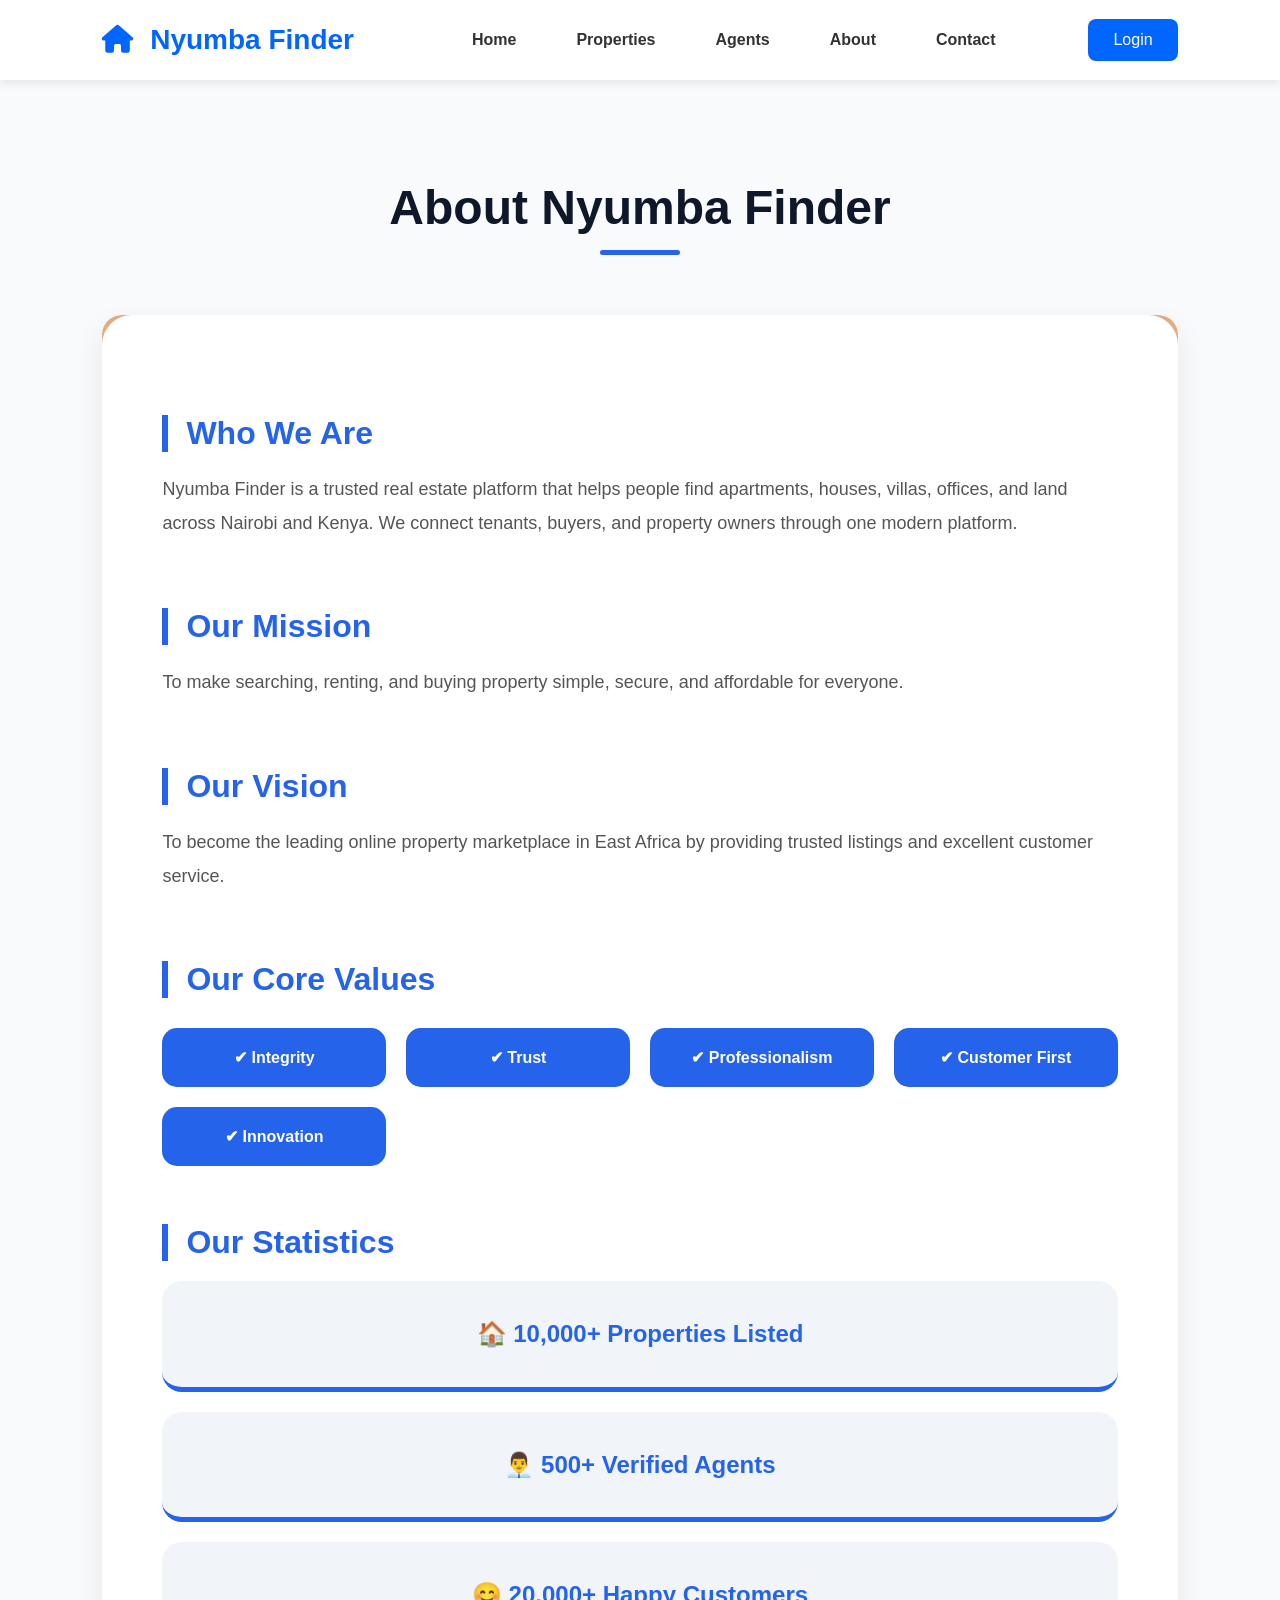
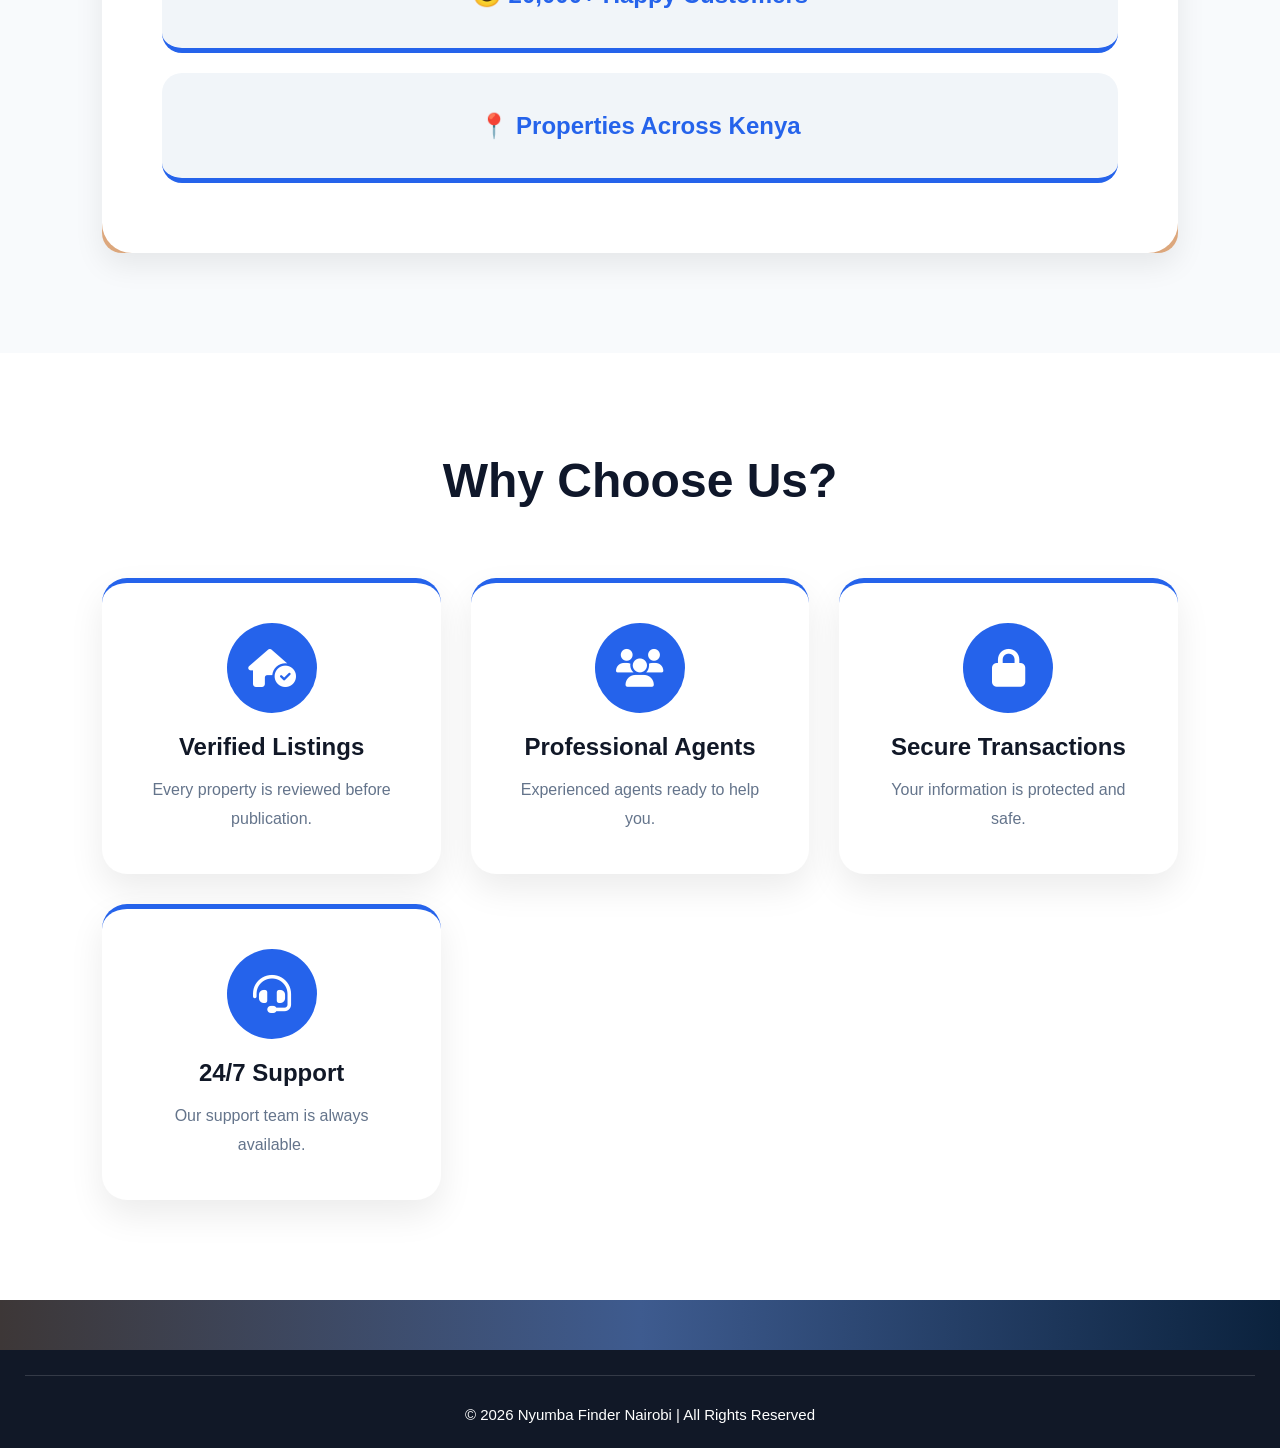
<file: Nyumba Finder/about.html>
<!DOCTYPE html>
<html lang="en">

<head>

<meta charset="UTF-8">

<meta name="viewport" content="width=device-width, initial-scale=1.0">

<title>About Us | Nyumba Finder</title>

<link rel="stylesheet" href="css/style.css">
<link rel="stylesheet" href="css/about.css">

<link rel="stylesheet"
href="https://cdnjs.cloudflare.com/ajax/libs/font-awesome/6.7.2/css/all.min.css">

</head>

<body>

<header>

<div class="logo">

<i class="fa-solid fa-house"></i>

Nyumba Finder

</div>

<nav id="navbar">

<a href="index.html">Home</a>

<a href="properties.html">Properties</a>

<a href="agents.html">Agents</a>

<a href="about.html" class="active">About</a>

<a href="contact.html">Contact</a>

</nav>

<div class="nav-buttons">

<a href="login.html" class="login-btn">Login</a>

<div class="menu" id="menu">

<i class="fa-solid fa-bars"></i>

</div>

</div>

</header>

<section class="featured">

<h2>About Nyumba Finder</h2>

<div class="property-card">

<div class="property-info">

<h3>Who We Are</h3>

<p>

Nyumba Finder is a trusted real estate platform that helps people find apartments, houses, villas, offices, and land across Nairobi and Kenya. We connect tenants, buyers, and property owners through one modern platform.

</p>

<br>

<h3>Our Mission</h3>

<p>

To make searching, renting, and buying property simple, secure, and affordable for everyone.

</p>

<br>

<h3>Our Vision</h3>

<p>

To become the leading online property marketplace in East Africa by providing trusted listings and excellent customer service.

</p>

<br>

<h3>Our Core Values</h3>

<ul>

<li>✔ Integrity</li>

<li>✔ Trust</li>

<li>✔ Professionalism</li>

<li>✔ Customer First</li>

<li>✔ Innovation</li>

</ul>

<br>

<h3>Our Statistics</h3>

<p>

🏠 10,000+ Properties Listed</p>

<p>

👨‍💼 500+ Verified Agents</p>

<p>

😊 20,000+ Happy Customers</p>

<p>

📍 Properties Across Kenya</p>

</div>

</div>

</section>

<section class="why-us">

<h2>Why Choose Us?</h2>

<div class="why-grid">

<div>

<i class="fa-solid fa-house-circle-check"></i>

<h3>Verified Listings</h3>

<p>Every property is reviewed before publication.</p>

</div>

<div>

<i class="fa-solid fa-users"></i>

<h3>Professional Agents</h3>

<p>Experienced agents ready to help you.</p>

</div>

<div>

<i class="fa-solid fa-lock"></i>

<h3>Secure Transactions</h3>

<p>Your information is protected and safe.</p>

</div>

<div>

<i class="fa-solid fa-headset"></i>

<h3>24/7 Support</h3>

<p>Our support team is always available.</p>

</div>

</div>

</section>

<footer>

<div class="copyright">

© 2026 Nyumba Finder Nairobi | All Rights Reserved

</div>

</footer>

<script src="js/script.js"></script>

</body>

</html>
</file>
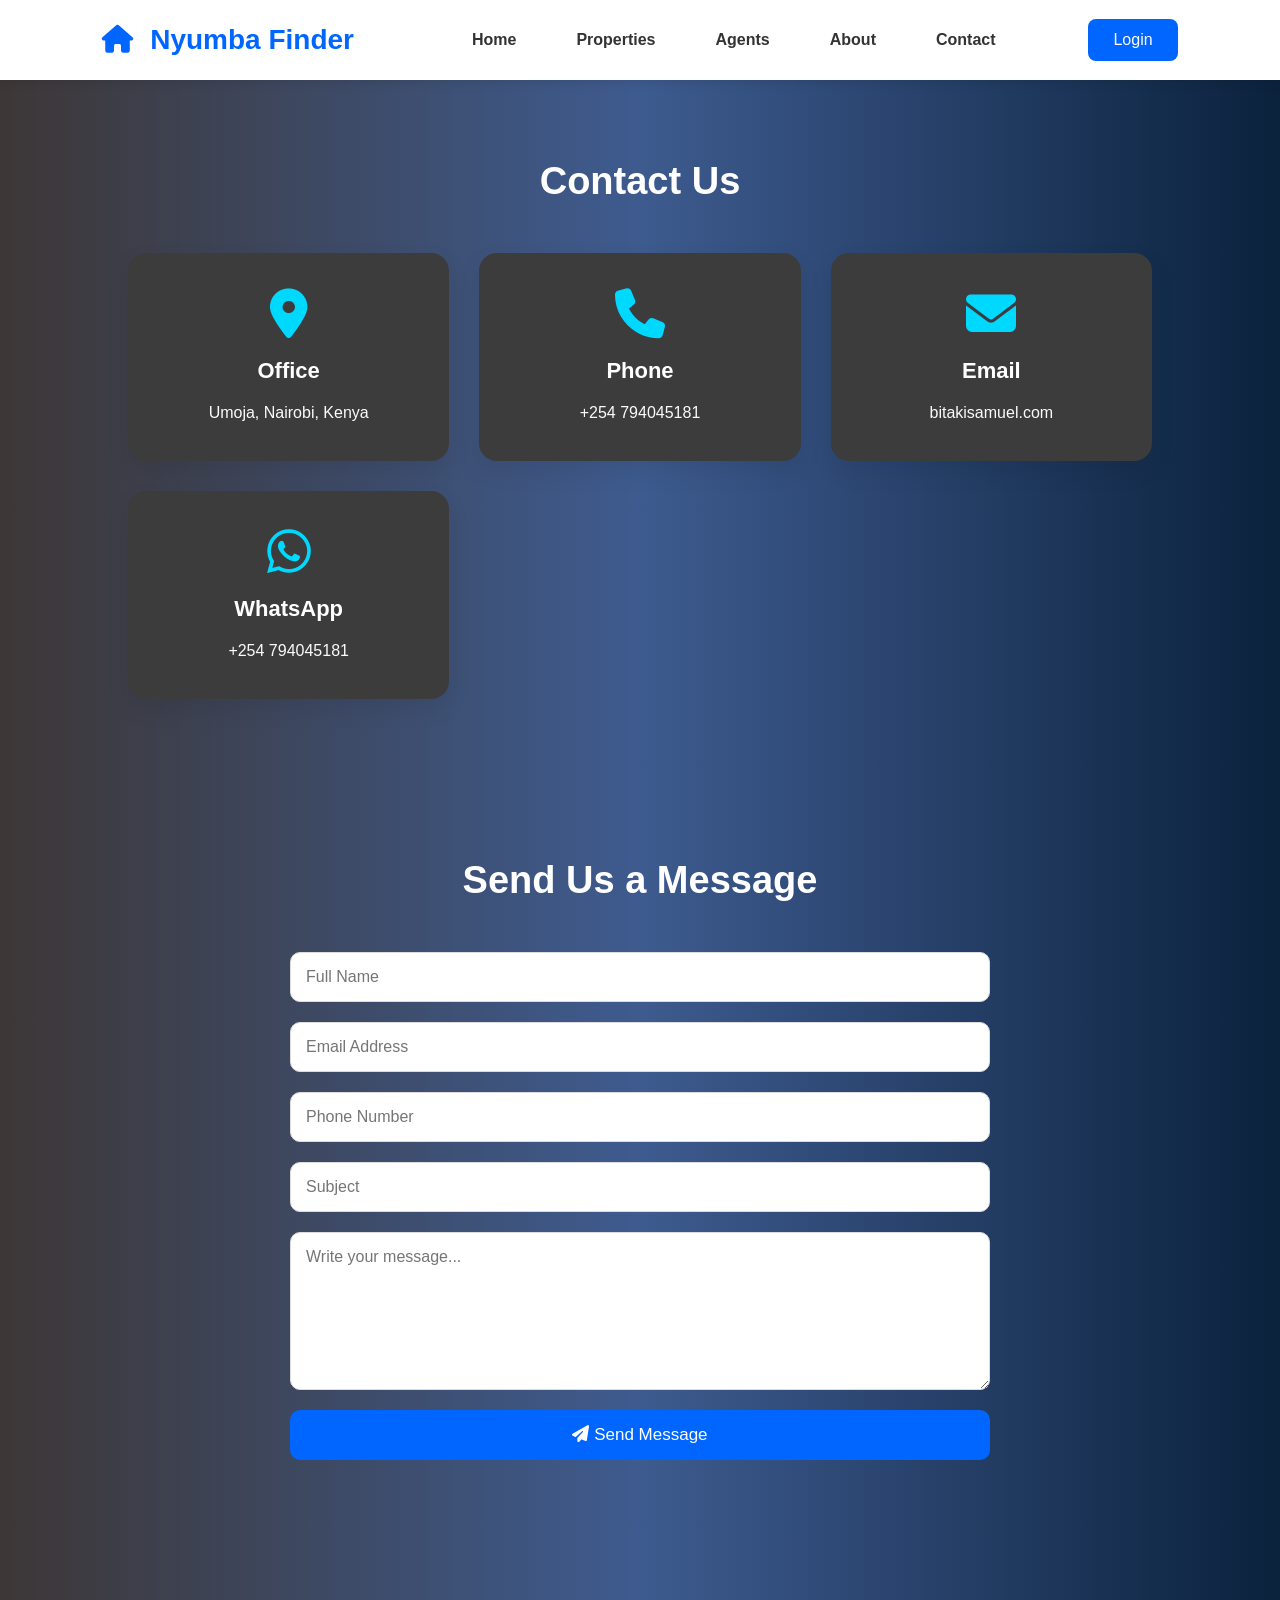
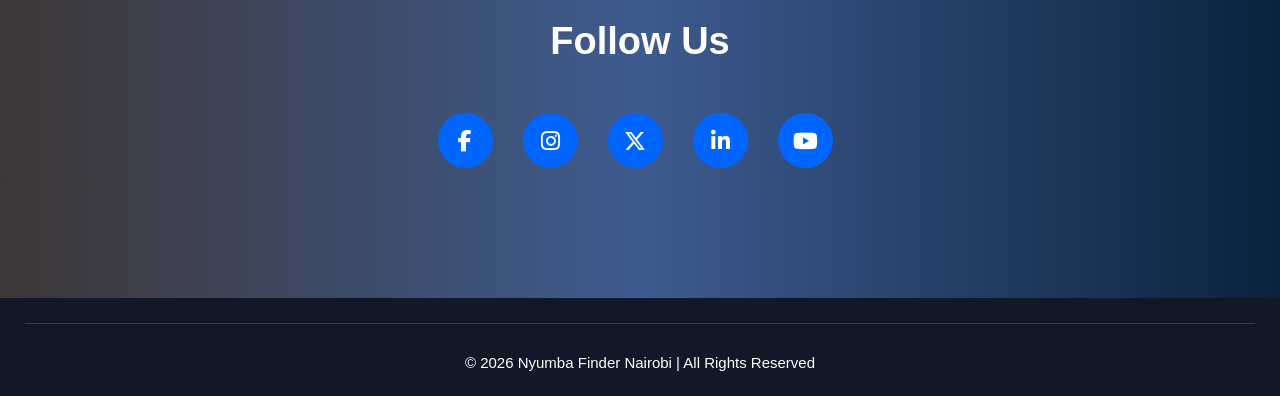
<file: Nyumba Finder/contact.html>
<!DOCTYPE html>
<html lang="en">

<head>

<meta charset="UTF-8">

<meta name="viewport" content="width=device-width, initial-scale=1.0">

<title>Contact Us | Nyumba Finder</title>

<link rel="stylesheet" href="css/style.css">

<link rel="stylesheet"
href="https://cdnjs.cloudflare.com/ajax/libs/font-awesome/6.7.2/css/all.min.css">

</head>

<body>

<header>

<div class="logo">

<i class="fa-solid fa-house"></i>

Nyumba Finder

</div>

<nav id="navbar">

<a href="index.html">Home</a>

<a href="properties.html">Properties</a>

<a href="agents.html">Agents</a>

<a href="about.html">About</a>

<a href="contact.html" class="active">Contact</a>

</nav>

<div class="nav-buttons">

<a href="login.html" class="login-btn">

Login

</a>

<div class="menu" id="menu">

<i class="fa-solid fa-bars"></i>

</div>

</div>

</header>

<section class="featured">

<h2>Contact Us</h2>

<div class="why-grid">

<div>

<i class="fa-solid fa-location-dot"></i>

<h3>Office</h3>

<p>Umoja, Nairobi, Kenya</p>

</div>

<div>

<i class="fa-solid fa-phone"></i>

<h3>Phone</h3>

<p>+254 794045181</p>

</div>

<div>

<i class="fa-solid fa-envelope"></i>

<h3>Email</h3>

<p>bitakisamuel.com</p>

</div>

<div>

<i class="fa-brands fa-whatsapp"></i>

<h3>WhatsApp</h3>

<p>+254 794045181</p>

</div>

</div>

</section>

<section class="featured">

<h2>Send Us a Message</h2>

<form class="contact-form">

<input
type="text"
placeholder="Full Name"
required>

<input
type="email"
placeholder="Email Address"
required>

<input
type="tel"
placeholder="Phone Number"
required>

<input
type="text"
placeholder="Subject"
required>

<textarea
rows="7"
placeholder="Write your message..."
required></textarea>

<button type="submit">

<i class="fa-solid fa-paper-plane"></i>

Send Message

</button>

</form>

</section>

<section class="featured">

<h2>Follow Us</h2>

<div class="social">

<a href="https://www.facebook.com/share/1Gz1sbtKqK/"><i class="fab fa-facebook-f"></i></a>

<a href="https://www.instagram.com/samuelbitaki?igsh=cmUxeTVvdWRhOXA5"><i class="fab fa-instagram"></i></a>

<a href="https://x.com/SBitaki"><i class="fab fa-x-twitter"></i></a>

<a href="#"><i class="fab fa-linkedin-in"></i></a>

<a href="https://youtube.com/@samuelbitaki3313?si=hh8bQdkFkMT83l09"><i class="fab fa-youtube"></i></a>

</div>

</section>

<footer>

<div class="copyright">

© 2026 Nyumba Finder Nairobi | All Rights Reserved

</div>

</footer>

<script src="js/script.js"></script>

</body>

</html>
</file>
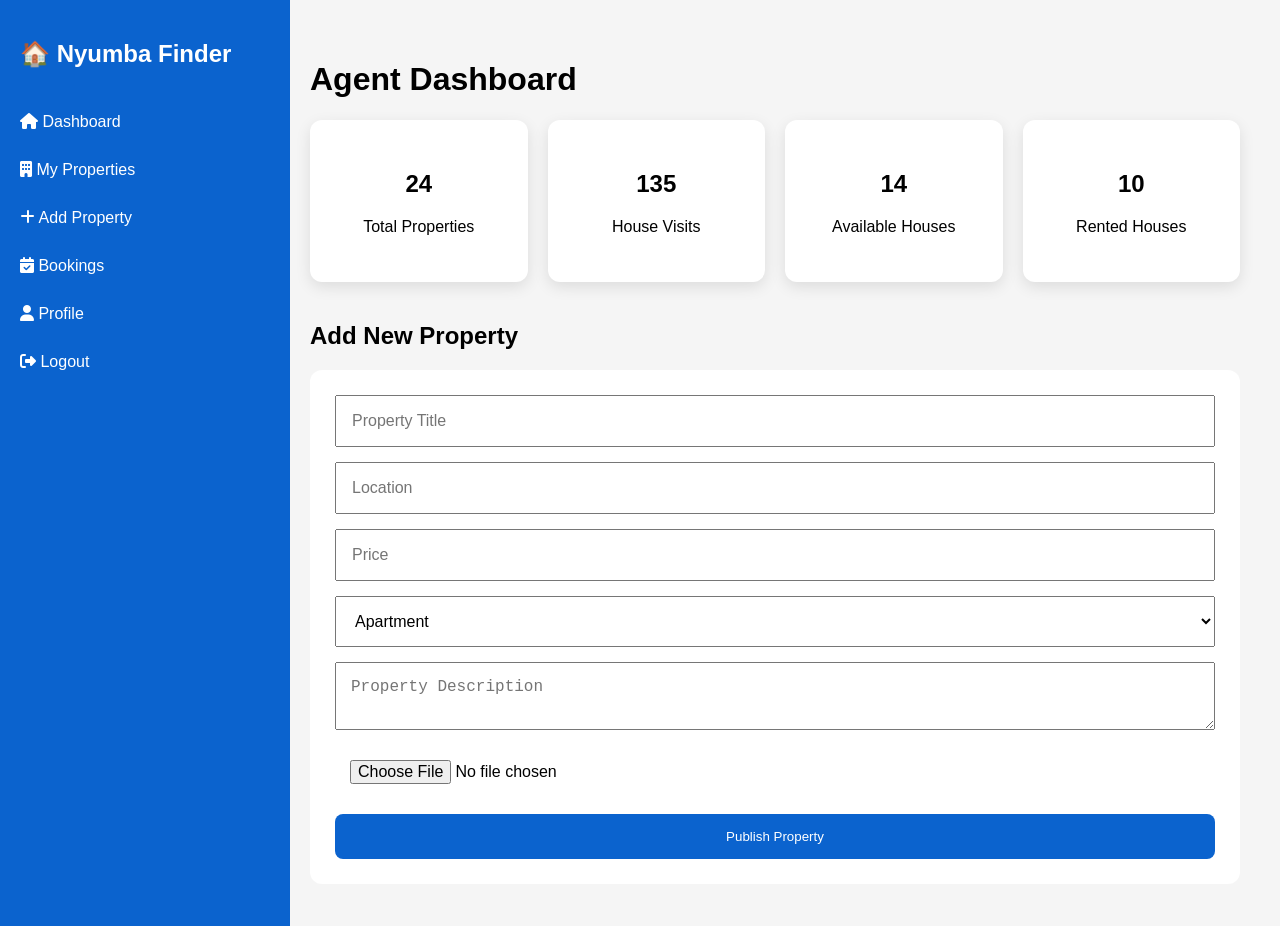
<file: Nyumba Finder/dashboard.html>
<!DOCTYPE html>
<html lang="en">
<head>
<meta charset="UTF-8">
<meta name="viewport" content="width=device-width, initial-scale=1.0">
<title>Agent Dashboard</title>

<link rel="stylesheet" href="css/dashboard.css">
<link rel="stylesheet"
href="https://cdnjs.cloudflare.com/ajax/libs/font-awesome/6.7.2/css/all.min.css">

</head>

<body>

<div class="sidebar">

<h2>🏠 Nyumba Finder</h2>

<a href="#"><i class="fa-solid fa-house"></i> Dashboard</a>

<a href="#"><i class="fa-solid fa-building"></i> My Properties</a>

<a href="#"><i class="fa-solid fa-plus"></i> Add Property</a>

<a href="#"><i class="fa-solid fa-calendar-check"></i> Bookings</a>

<a href="#"><i class="fa-solid fa-user"></i> Profile</a>

<a href="#"><i class="fa-solid fa-right-from-bracket"></i> Logout</a>

</div>

<div class="content">

<h1>Agent Dashboard</h1>

<div class="cards">

<div class="card">
<h2>24</h2>
<p>Total Properties</p>
</div>

<div class="card">
<h2>135</h2>
<p>House Visits</p>
</div>

<div class="card">
<h2>14</h2>
<p>Available Houses</p>
</div>

<div class="card">
<h2>10</h2>
<p>Rented Houses</p>
</div>

</div>

<h2>Add New Property</h2>

<form id="propertyForm">

<input
type="text"
placeholder="Property Title"
required>

<input
type="text"
placeholder="Location"
required>

<input
type="number"
placeholder="Price"
required>

<select required>

<option>Apartment</option>

<option>Bedsitter</option>

<option>Maisonette</option>

<option>Office</option>

<option>Land</option>

</select>

<textarea
placeholder="Property Description">
</textarea>

<input
type="file"
accept="image/*">

<button type="submit">
Publish Property
</button>

</form>

</div>

<script src="js/dashboard.js"></script>

</body>
</html>
</file>
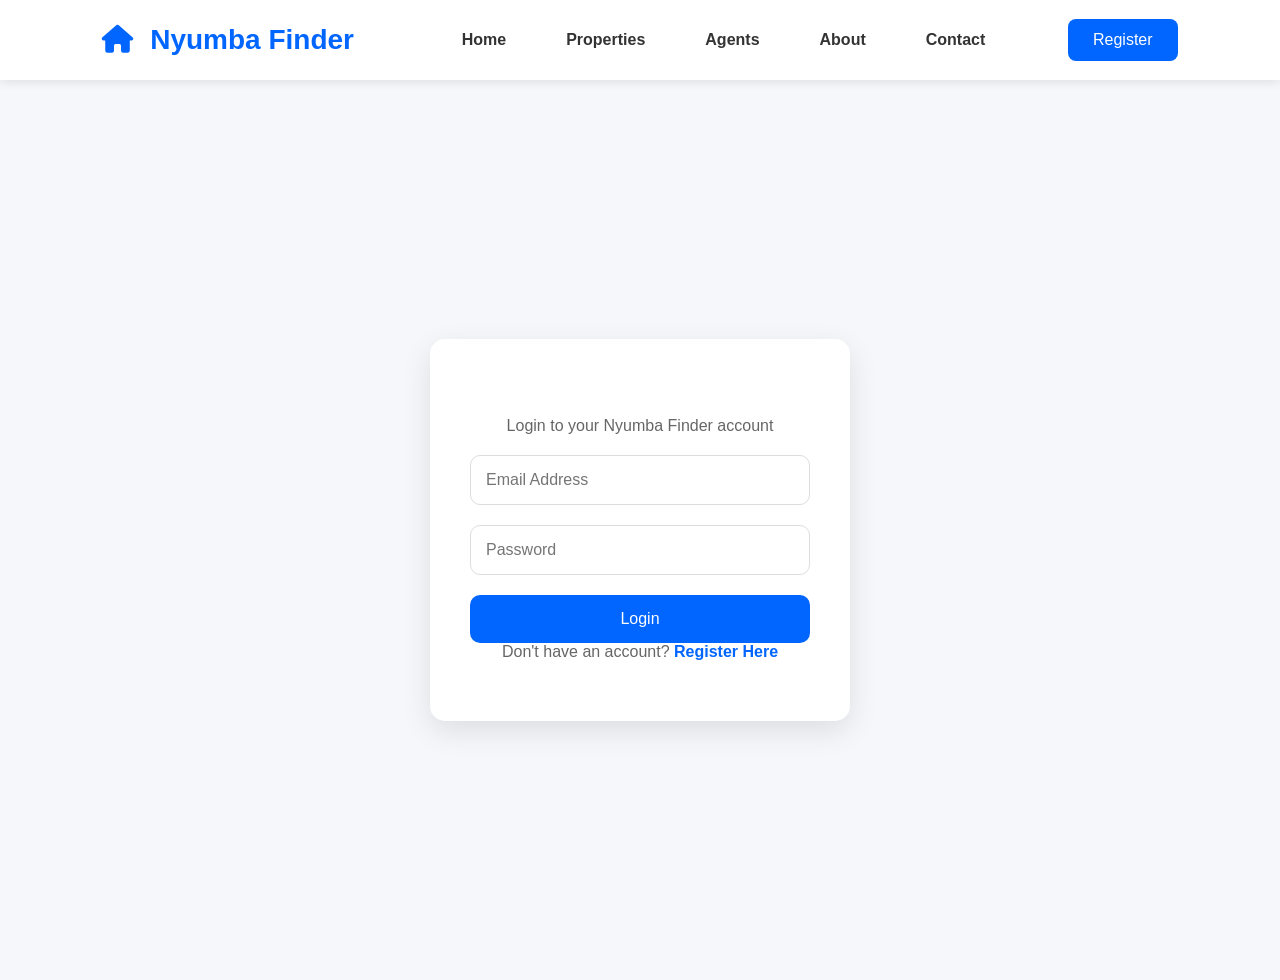
<file: Nyumba Finder/login.html>
<!DOCTYPE html>
<html lang="en">

<head>

<meta charset="UTF-8">

<meta name="viewport" content="width=device-width, initial-scale=1.0">

<title>Login | Nyumba Finder</title>

<link rel="stylesheet" href="css/style.css">

<link rel="stylesheet"
href="https://cdnjs.cloudflare.com/ajax/libs/font-awesome/6.7.2/css/all.min.css">

</head>

<body>

<header>

<div class="logo">

<i class="fa-solid fa-house"></i>

Nyumba Finder

</div>

<nav id="navbar">

<a href="index.html">Home</a>

<a href="properties.html">Properties</a>

<a href="agents.html">Agents</a>

<a href="about.html">About</a>

<a href="contact.html">Contact</a>

</nav>

<div class="nav-buttons">

<a href="register.html" class="login-btn">

Register

</a>

<div class="menu" id="menu">

<i class="fa-solid fa-bars"></i>

</div>

</div>

</header>

<section class="login-section">

<div class="login-box">

<h2>Welcome Back</h2>

<p>Login to your Nyumba Finder account</p>

<form action="login.php" method="POST">

<input
type="email"
name="email"
placeholder="Email Address"
required>

<input
type="password"
name="password"
placeholder="Password"
required>

<button type="submit">

Login

</button>

</form>

<p>

Don't have an account?

<a href="register.html">

Register Here

</a>

</p>

</div>

</section>

<script src="js/script.js"></script>

</body>

</html>
</file>
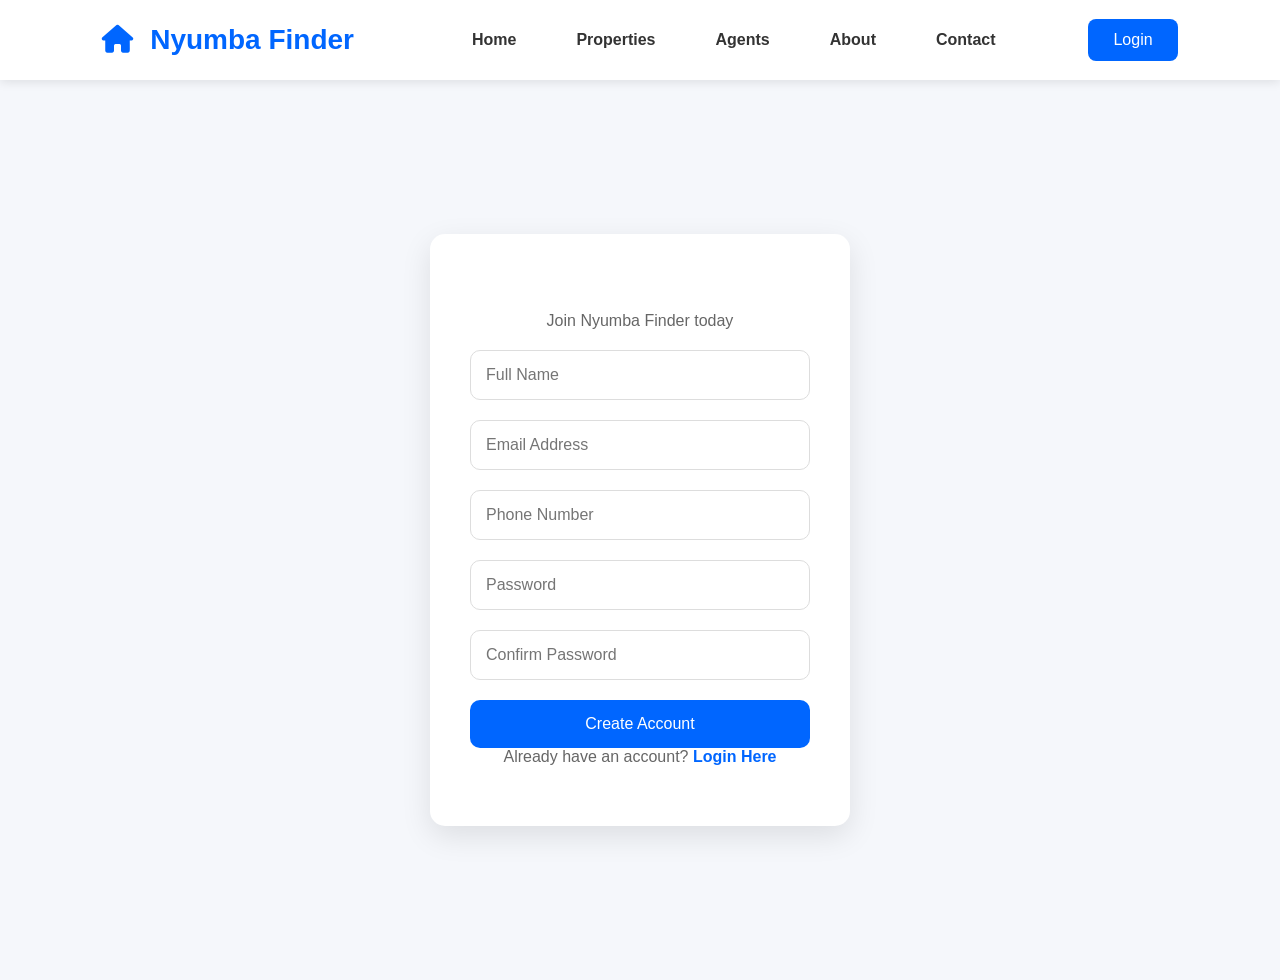
<file: Nyumba Finder/register.html>
<!DOCTYPE html>
<html lang="en">

<head>

<meta charset="UTF-8">

<meta name="viewport" content="width=device-width, initial-scale=1.0">

<title>Register | Nyumba Finder</title>

<link rel="stylesheet" href="css/style.css">

<link rel="stylesheet"
href="https://cdnjs.cloudflare.com/ajax/libs/font-awesome/6.7.2/css/all.min.css">

</head>

<body>

<header>

<div class="logo">

<i class="fa-solid fa-house"></i>

Nyumba Finder

</div>

<nav id="navbar">

<a href="index.html">Home</a>

<a href="properties.html">Properties</a>

<a href="agents.html">Agents</a>

<a href="about.html">About</a>

<a href="contact.html">Contact</a>

</nav>

<div class="nav-buttons">

<a href="login.html" class="login-btn">

Login

</a>

<div class="menu" id="menu">

<i class="fa-solid fa-bars"></i>

</div>

</div>

</header>

<section class="login-section">

<div class="login-box">

<h2>Create Your Account</h2>

<p>Join Nyumba Finder today</p>

<form action="register.php" method="POST">

<input
type="text"
name="fullname"
placeholder="Full Name"
required>

<input
type="email"
name="email"
placeholder="Email Address"
required>

<input
type="tel"
name="phone"
placeholder="Phone Number"
required>

<input
type="password"
name="password"
placeholder="Password"
required>

<input
type="password"
name="confirm_password"
placeholder="Confirm Password"
required>

<button type="submit">

Create Account

</button>

</form>

<p>

Already have an account?

<a href="login.html">

Login Here

</a>

</p>

</div>

</section>

<script src="js/script.js"></script>

</body>

</html>
</file>
<file: Nyumba Finder/css/style.css>
/*==============================
GOOGLE FONT
==============================*/

*{
margin:0;
padding:0;
box-sizing:border-box;
font-family:'Poppins',sans-serif;
scroll-behavior:smooth;
}

body{
background:#f5f7fb;
color:#222;
overflow-x:hidden;
}

img{
width:100%;
display:block;
}

a{
text-decoration:none;
}

section{
padding:80px 8%;
}

/*==============================
HEADER
==============================*/

header{
position:fixed;
top:0;
left:0;
width:100%;
height:80px;
background:#fff;
display:flex;
justify-content:space-between;
align-items:center;
padding:0 8%;
box-shadow:0 2px 15px rgba(0,0,0,.08);
z-index:999;
}

.logo{
font-size:30px;
font-weight:700;
color:#0066ff;
}

.logo i{
margin-right:8px;
}

nav{
display:flex;
gap:35px;
}

nav a{
color:#333;
font-weight:500;
transition:.3s;
}

nav a:hover{
color:#0066ff;
}

.nav-buttons{
display:flex;
align-items:center;
gap:20px;
}

.login-btn{
background:#0066ff;
color:white;
padding:12px 25px;
border-radius:8px;
transition:.3s;
}

.login-btn:hover{
background:#004ecc;
}

.menu{
display:none;
font-size:28px;
cursor:pointer;
}

/*==============================
HERO
==============================*/

.hero{
height:100vh;
background:url("../images/Hero\ Pic.png") center/cover;
display:flex;
justify-content:center;
align-items:center;
margin-top:80px;
}

.overlay{
background:rgba(0,0,0,.55);
width:100%;
height:100%;
display:flex;
flex-direction:column;
justify-content:center;
align-items:center;
text-align:center;
padding:20px;
color:white;
}

.overlay h1{
font-size:60px;
font-weight:700;
max-width:900px;
line-height:1.2;
}

.overlay p{
margin:25px 0;
font-size:20px;
max-width:700px;
}

/*==============================
SEARCH
==============================*/

.search-box{
background:white;
padding:20px;
border-radius:15px;
display:flex;
gap:15px;
flex-wrap:wrap;
justify-content:center;
box-shadow:0 8px 25px rgba(0,0,0,.15);
}

.search-box input,
.search-box select{
width:230px;
padding:15px;
border:1px solid #ddd;
border-radius:10px;
font-size:16px;
outline:none;
}

.search-box button{
padding:15px 35px;
border:none;
background:#0066ff;
color:white;
font-size:16px;
border-radius:10px;
cursor:pointer;
transition:.3s;
}

.search-box button:hover{
background:#004ecc;
transform:translateY(-2px);
}

/*==============================
CATEGORIES
==============================*/

.categories h2{
text-align:center;
font-size:38px;
margin-bottom:50px;
}

.category-grid{
display:grid;
grid-template-columns:repeat(auto-fit,minmax(220px,1fr));
gap:25px;
}

.category{
background:rgba(125, 130, 164, 0.527);
padding:40px;
border-radius:20px;
text-align:center;
transition:.3s;
box-shadow:0 10px 25px rgba(0,0,0,.08);
cursor:pointer;
}

.category:hover{
transform:translateY(-10px);
}

.category i{
font-size:45px;
color:#000000;
margin-bottom:20px;
}

.category h3{
margin-bottom:10px;
}

.category p{
color:#000000;
}

/*==============================
FEATURED
==============================*/

.featured h2{
text-align:center;
font-size:38px;
margin-bottom:50px;
}

.property-grid{
display:grid;
grid-template-columns:repeat(auto-fit,minmax(340px,1fr));
gap:35px;
}

.property-card{
background:rgba(213, 107, 21, 0.527);
border-radius:20px;
overflow:hidden;
box-shadow:0 12px 30px rgba(0,0,0,.08);
transition:.3s;
}

.property-card:hover{
transform:translateY(-10px);
}

.property-card img{
height:250px;
object-fit:cover;
}

.property-info{
padding:25px;
}

.property-info span{
display:inline-block;
background:#eaf2ff;
color:#000000;
padding:8px 15px;
border-radius:30px;
margin-bottom:15px;
font-size:14px;
}

.property-info h3{
margin-bottom:10px;
}

.property-info h2{
color:#ffffff;
margin-bottom:15px;
}

.property-info p{
margin-bottom:20px;
color:#555;
}

.property-info a{
display:inline-block;
padding:12px 30px;
background:#3d2a50;
color:rgb(250, 241, 241);
border-radius:8px;
transition:.3s;
}

.property-info a:hover{
background:#004ecc;
}

/*==============================
WHY US
==============================*/

.why-us{
background:rgba(213, 107, 21, 0.527);
}

.why-us h2{
text-align:center;
font-size:38px;
margin-bottom:50px;
}

.why-grid{
display:grid;
grid-template-columns:repeat(auto-fit,minmax(250px,1fr));
gap:30px;
}

.why-grid div{
background:rgb(60, 60, 60);
padding:35px;
text-align:center;
border-radius:18px;
box-shadow:0 10px 25px rgba(0,0,0,.08);
transition:.3s;
}

.why-grid div:hover{
transform:translateY(-8px);
}

.why-grid i{
font-size:50px;
color:#00d9ff;
margin-bottom:20px;
}

.why-grid h3{
margin-bottom:15px;
font-size:22px;
}

.why-grid p{
color:#fbfbfb;
line-height:1.7;
}

/*==============================
TESTIMONIALS
==============================*/

.testimonials{
background:#f5f7fb;
}

.testimonials h2{
text-align:center;
font-size:38px;
margin-bottom:50px;
}

.testimonial-grid{
display:grid;
grid-template-columns:repeat(auto-fit,minmax(320px,1fr));
gap:30px;
}

.testimonial{
background:white;
padding:30px;
border-radius:18px;
box-shadow:0 10px 25px rgba(0,0,0,.08);
}

.testimonial img{
width:80px;
height:80px;
border-radius:50%;
object-fit:cover;
margin-bottom:20px;
}

.testimonial h3{
margin-bottom:8px;
}

.testimonial p{
color:#666;
line-height:1.7;
margin-top:15px;
}

.stars{
color:#FFD700;
font-size:18px;
margin-top:10px;
}

/*==============================
FOOTER
==============================*/

footer{
background:#111827;
color:white;
padding:60px 8% 30px;
}

.footer-grid{
display:grid;
grid-template-columns:repeat(auto-fit,minmax(250px,1fr));
gap:40px;
margin-bottom:40px;
}

.footer-grid h3{
margin-bottom:20px;
}

.footer-grid a{
display:block;
color:#ddd;
margin-bottom:12px;
transition:.3s;
}

.footer-grid a:hover{
color:#0066ff;
padding-left:8px;
}

.footer-grid p{
color:#ddd;
line-height:1.8;
}

.social{
margin-top:20px;
}

.social a{
display:inline-block;
width:45px;
height:45px;
line-height:45px;
text-align:center;
background:#0066ff;
border-radius:50%;
color:white;
margin-right:10px;
font-size:18px;
transition:.3s;
}

.social a:hover{
transform:translateY(-5px);
}

.copyright{
text-align:center;
padding-top:30px;
border-top:1px solid rgba(255,255,255,.15);
font-size:15px;
}

/*==============================
SCROLL BUTTON
==============================*/

#topBtn{
position:fixed;
right:20px;
bottom:20px;
width:50px;
height:50px;
border:none;
background:#0066ff;
color:white;
border-radius:50%;
cursor:pointer;
display:none;
font-size:18px;
box-shadow:0 8px 20px rgba(0,0,0,.2);
}

/*==============================
ANIMATION
==============================*/

.property-card,
.category,
.why-grid div{
animation:fadeUp .8s ease;
}

@keyframes fadeUp{

0%{
opacity:0;
transform:translateY(40px);
}

100%{
opacity:1;
transform:translateY(0);
}

}

/*==============================
RESPONSIVE
==============================*/

@media(max-width:991px){

.overlay h1{
font-size:45px;
}

nav{
position:fixed;
top:80px;
right:-100%;
width:280px;
height:100vh;
background:white;
flex-direction:column;
padding:40px;
gap:25px;
transition:.4s;
box-shadow:-5px 0 20px rgba(0,0,0,.08);
}

nav.active{
right:0;
}

.menu{
display:block;
}

.login-btn{
display:none;
}

.search-box{
flex-direction:column;
width:100%;
}

.search-box input,
.search-box select,
.search-box button{
width:100%;
}

}

@media(max-width:768px){

.overlay h1{
font-size:35px;
}

.overlay p{
font-size:17px;
}

.categories h2,
.featured h2,
.why-us h2,
.testimonials h2{
font-size:30px;
}

.property-grid,
.category-grid,
.why-grid,
.testimonial-grid,
.footer-grid{
grid-template-columns:1fr;
}

.property-card img{
height:220px;
}

section{
padding:60px 6%;
}

}

@media(max-width:480px){

.logo{
font-size:22px;
}

.overlay h1{
font-size:28px;
}

.overlay p{
font-size:15px;
}

}

.property-card img{
width:100%;
height:280px;
object-fit:cover;
}

.property-info p{
margin:10px 0;
color:#0f0404;
}

.property-info i{
color:#cfcfcf;
margin-right:8px;
}

.contact-form{
max-width:700px;
margin:auto;
display:flex;
flex-direction:column;
gap:20px;
}

.contact-form input,
.contact-form textarea{

padding:15px;

font-size:16px;

border:1px solid #ddd;

border-radius:10px;

outline:none;

}

.contact-form button{

padding:15px;

background:#0066ff;

color:white;

border:none;

border-radius:10px;

font-size:17px;

cursor:pointer;

transition:.3s;

}

.contact-form button:hover{

background:#004ecc;

}

.social{

display:flex;

justify-content:center;

gap:20px;

margin-top:20px;

}

.social a{

width:55px;

height:55px;

background:#0066ff;

color:white;

display:flex;

justify-content:center;

align-items:center;

border-radius:50%;

font-size:22px;

transition:.3s;

}

.social a:hover{

transform:translateY(-8px);

background:#004ecc;

}

/* LOGIN */

.login-section{

display:flex;

justify-content:center;

align-items:center;

min-height:100vh;

background:#f5f7fb;

padding:120px 20px;

}

.login-box{

width:420px;

background:white;

padding:40px;

border-radius:15px;

box-shadow:0 10px 30px rgba(0,0,0,.1);

text-align:center;

}

.login-box h2{

margin-bottom:10px;

}

.login-box p{

margin-bottom:20px;

color:#666;

}

.login-box form{

display:flex;

flex-direction:column;

gap:20px;

}

.login-box input{

padding:15px;

border:1px solid #ddd;

border-radius:10px;

font-size:16px;

}

.login-box button{

padding:15px;

background:#0066ff;

color:white;

border:none;

border-radius:10px;

font-size:16px;

cursor:pointer;

transition:.3s;

}

.login-box button:hover{

background:#004ecc;

}

.login-box a{

color:#0066ff;

font-weight:600;

}

/* =========================
   PROPERTY DETAILS PAGE
========================= */

body{
    margin:0;
    font-family:Arial, Helvetica, sans-serif;
    background:#f5f7fa;
    color:#333;
}

/* Header */

header{
    display:flex;
    justify-content:space-between;
    align-items:center;
    padding:18px 8%;
    background:#fff;
    box-shadow:0 2px 10px rgba(0,0,0,.1);
    position:sticky;
    top:0;
    z-index:10000;
}

.logo{
    font-size:28px;
    font-weight:bold;
    color:#0066ff;
}

nav a{
    text-decoration:none;
    margin-left:25px;
    font-weight:600;
    transition:.3s;
}

nav a:hover{
    color:#0066ff;
}

/* Details Section */

.details{
    display:flex;
    justify-content:center;
    align-items:flex-start;
    gap:50px;
    max-width:1300px;
    margin:60px auto;
    padding:0 20px;
    flex-wrap:wrap;
}

/* Gallery */

.gallery{
    flex:1;
    min-width:400px;
}

#mainImage{
    width:100%;
    height:500px;
    object-fit:cover;
    border-radius:15px;
    box-shadow:0 8px 20px rgba(0,0,0,.15);
}

/* Thumbnails */

.thumbnails{
    display:flex;
    gap:15px;
    margin-top:20px;
}

.thumbnails img{
    width:110px;
    height:80px;
    object-fit:cover;
    border-radius:10px;
    cursor:pointer;
    transition:.3s;
}

.thumbnails img:hover{
    transform:scale(1.08);
}

/* House Information */

.house-info{
    flex:1;
    min-width:350px;
}

.house-info h1{
    font-size:42px;
    margin-bottom:10px;
}

.house-info h2{
    color:#0066ff;
    font-size:36px;
    margin-bottom:20px;
}

.house-info p{
    font-size:18px;
    line-height:1.7;
}

.house-info h3{
    margin-top:30px;
    font-size:28px;
}

.house-info ul{
    list-style:none;
    padding:0;
}

.house-info ul li{
    font-size:18px;
    margin:12px 0;
}

/* Buttons */

.whatsapp{
    display:inline-block;
    background:#25D366;
    color:#fff;
    padding:14px 28px;
    border-radius:8px;
    text-decoration:none;
    margin-right:15px;
    font-weight:bold;
    transition:.3s;
}

.whatsapp:hover{
    background:#1da851;
}

.book-btn{
    background:#0066ff;
    color:#fff;
    border:none;
    padding:14px 30px;
    border-radius:8px;
    cursor:pointer;
    font-size:17px;
    transition:.3s;
}

.book-btn:hover{
    background:#004ec2;
}

/* Agent */

.agent{
    max-width:1200px;
    margin:70px auto;
    padding:20px;
}

.agent h2{
    text-align:center;
    margin-bottom:30px;
    font-size:35px;
}

.agent-card{
    background:#fff;
    border-radius:15px;
    text-align:center;
    padding:30px;
    width:320px;
    margin:auto;
    box-shadow:0 10px 25px rgba(0,0,0,.12);
}

.agent-card img{
    width:150px;
    height:150px;
    object-fit:cover;
    border-radius:50%;
    margin-bottom:15px;
}

.agent-card h3{
    margin:10px 0;
    font-size:28px;
}

.agent-card p{
    font-size:18px;
    color:#666;
}

/* Map */

.map{
    max-width:1200px;
    margin:70px auto;
    padding:20px;
}

.map h2{
    text-align:center;
    margin-bottom:25px;
    font-size:35px;
}

.map iframe{
    border-radius:15px;
    box-shadow:0 10px 25px rgba(0,0,0,.15);
}

/* Footer */

footer{
    background:#111827;
    color:#fff;
    text-align:center;
    padding:25px;
    margin-top:50px;
}

/* Responsive */

@media(max-width:900px){

.details{
    flex-direction:column;
}

.gallery{
    min-width:100%;
}

.house-info{
    min-width:100%;
}

#mainImage{
    height:300px;
}

.thumbnails{
    justify-content:center;
    flex-wrap:wrap;
}

header{
    flex-direction:column;
}

nav{
    margin-top:15px;
}

nav a{
    display:inline-block;
    margin:8px;
}

.agent-card{
    width:90%;
}

}

/* AGENTS PAGE */

.agent-image{
    width:100%;
    height:350px;
    object-fit:cover;
    object-position:center 5%;
    border-radius:15px 15px 0 0;
}

body {
    margin: 0;
    padding: 0;
    font-family: 'Poppins', sans-serif;
    background: linear-gradient(to right, #3d3737, #3e5b8f, #0b223d);
    color: white;
}

section {
    padding: 80px 10%;
}

.card {
    background: rgba(255,255,255,0.08);
    border-radius: 15px;
    padding: 20px;
    backdrop-filter: blur(10px);
    box-shadow: 0 10px 25px rgba(0,0,0,.4);
}
</file>
<file: Nyumba Finder/css/about.css>
/* ===================================
   ABOUT PAGE
=================================== */

.featured{
    padding:100px 8%;
    background:#f8fafc;
}

.featured h2{
    text-align:center;
    font-size:3rem;
    color:#0f172a;
    margin-bottom:60px;
    font-weight:700;
    position:relative;
}

.featured h2::after{
    content:"";
    width:80px;
    height:5px;
    background:#2563eb;
    display:block;
    margin:15px auto;
    border-radius:50px;
}

/* Main Card */

.property-card{
    max-width:1200px;
    margin:auto;
}

.property-info{
    background:#fff;
    border-radius:30px;
    padding:60px;
    box-shadow:0 25px 60px rgba(0,0,0,.08);
    transition:.4s;
}

.property-info:hover{
    transform:translateY(-10px);
}

/* Headings */

.property-info h3{
    color:#2563eb;
    font-size:2rem;
    margin:40px 0 20px;
    border-left:6px solid #2563eb;
    padding-left:18px;
}

/* Paragraph */

.property-info p{
    color:#555;
    font-size:18px;
    line-height:1.9;
}

/* Values */

.property-info ul{
    display:grid;
    grid-template-columns:repeat(auto-fit,minmax(220px,1fr));
    gap:20px;
    list-style:none;
    margin-top:30px;
}

.property-info li{
    background:#2563eb;
    color:#fff;
    padding:20px;
    text-align:center;
    border-radius:15px;
    font-weight:600;
    transition:.4s;
}

.property-info li:hover{
    background:#0f172a;
    transform:scale(1.05);
}

/* Statistics */

.property-info p:nth-last-child(-n+4){

    margin-top:20px;

    padding:30px;

    background:#f1f5f9;

    border-radius:20px;

    text-align:center;

    font-size:24px;

    font-weight:bold;

    color:#2563eb;

    border-bottom:5px solid #2563eb;

    transition:.4s;

}

.property-info p:nth-last-child(-n+4):hover{

    background:#2563eb;

    color:#fff;

}

/* WHY US */

.why-us{

    padding:100px 8%;

    background:#ffffff;

}

.why-us h2{

    text-align:center;

    font-size:3rem;

    color:#0f172a;

    margin-bottom:70px;

}

.why-grid{

    display:grid;

    grid-template-columns:repeat(auto-fit,minmax(260px,1fr));

    gap:30px;

}

.why-grid div{

    background:#fff;

    padding:40px;

    border-radius:25px;

    text-align:center;

    border-top:5px solid #2563eb;

    box-shadow:0 15px 35px rgba(0,0,0,.08);

    transition:.4s;

}

.why-grid div:hover{

    background:#2563eb;

    color:#fff;

    transform:translateY(-15px);

}

.why-grid div:hover p{

    color:#fff;

}

.why-grid div:hover h3{

    color:#fff;

}

.why-grid div:hover i{

    background:#fff;

    color:#2563eb;

}

.why-grid i{

    width:90px;

    height:90px;

    line-height:90px;

    border-radius:50%;

    background:#2563eb;

    color:#fff;

    font-size:38px;

    margin-bottom:20px;

    transition:.4s;

}

.why-grid h3{

    margin-bottom:15px;

    font-size:24px;

    color:#111827;

}

.why-grid p{

    color:#64748b;

    line-height:1.8;

}

/* Mobile */

@media(max-width:768px){

.property-info{

padding:30px;

}

.featured h2{

font-size:2.2rem;

}

.why-us h2{

font-size:2.2rem;

}

.property-info h3{

font-size:1.6rem;

}

}
</file>
<file: Nyumba Finder/css/dashboard.css>
body{
margin:0;
font-family:Arial, sans-serif;
display:flex;
background:#f5f5f5;
}

.sidebar{
width:250px;
background:#0b63ce;
height:100vh;
padding:20px;
color:white;
position:fixed;
}

.sidebar h2{
margin-bottom:30px;
}

.sidebar a{
display:block;
color:white;
text-decoration:none;
padding:15px 0;
}

.sidebar a:hover{
background:rgba(255,255,255,.2);
padding-left:10px;
}

.content{
margin-left:270px;
padding:40px;
width:100%;
}

.cards{
display:grid;
grid-template-columns:repeat(auto-fit,minmax(180px,1fr));
gap:20px;
margin-bottom:40px;
}

.card{
background:white;
padding:30px;
border-radius:12px;
text-align:center;
box-shadow:0 5px 15px rgba(0,0,0,.1);
}

form{
display:grid;
gap:15px;
background:white;
padding:25px;
border-radius:12px;
}

input,
select,
textarea{
padding:15px;
font-size:16px;
}

button{
padding:15px;
background:#0b63ce;
color:white;
border:none;
cursor:pointer;
border-radius:8px;
}
</file>
